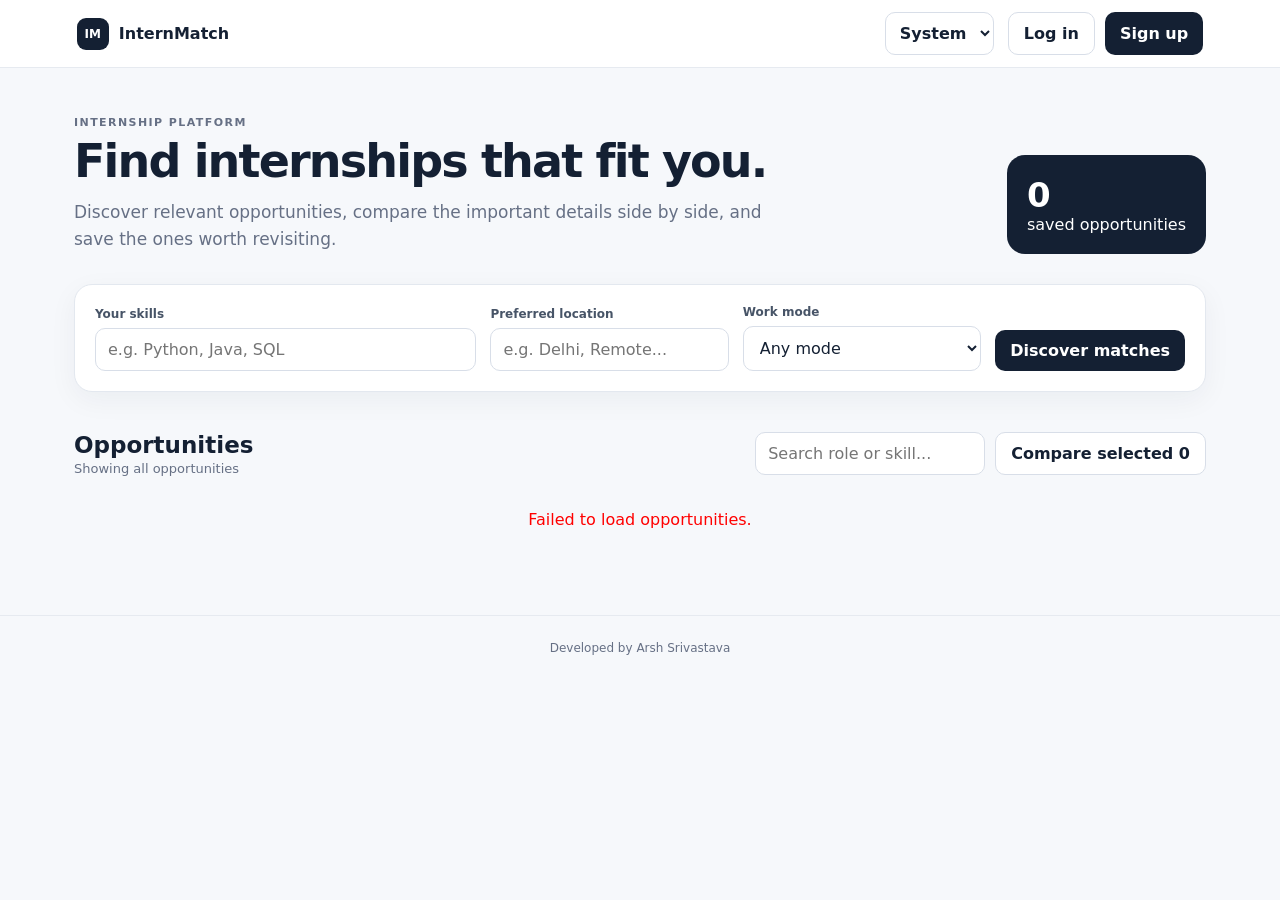
<file: index.html>
﻿<!doctype html>
<html lang="en">
<head>
  <meta charset="utf-8">
  <meta name="viewport" content="width=device-width, initial-scale=1">
  <title>InternMatch â€” Discover, Compare, Save</title>
  <link rel="stylesheet" href="styles.css">
  <script>
    function applyTheme(theme) {
      if (theme === 'dark' || (theme === 'system' && window.matchMedia('(prefers-color-scheme: dark)').matches)) {
        document.documentElement.classList.add('dark');
      } else {
        document.documentElement.classList.remove('dark');
      }
    }
    function changeTheme(theme) {
      localStorage.setItem('theme', theme);
      applyTheme(theme);
    }
    const savedTheme = localStorage.getItem('theme') || 'system';
    applyTheme(savedTheme);
    document.addEventListener('DOMContentLoaded', () => {
      const selects = document.querySelectorAll('.theme-select');
      selects.forEach(s => s.value = savedTheme);
    });
  </script>
</head>
<body>
  <header class="topbar">
    <div class="brand"><span class="brand-mark">IM</span><span>InternMatch</span></div>
    <div class="auth-buttons" style="display: flex; gap: 10px;"> <select class="theme-select secondary" onchange="changeTheme(this.value)" style="padding: 8px 12px; border-radius: 10px; font-weight: 750; cursor: pointer; outline: none; margin-right: 10px; border: 1px solid #d8dee8;">
      <option value="system">System</option>
      <option value="light">Light</option>
      <option value="dark">Dark</option>
    </select><button class="secondary" onclick="window.location.href='login.html'">Log in</button><button class="primary" onclick="window.location.href='signup.html'">Sign up</button></div>
  </header>

  <main class="shell">
    <section class="hero">
      <div>
        <p class="eyebrow">INTERNSHIP PLATFORM</p>
        <h1>Find internships that fit you.</h1>
        <p class="sub">Discover relevant opportunities, compare the important details side by side, and save the ones worth revisiting.</p>
      </div>
      <div class="hero-card">
        <div class="hero-number" id="savedCount">0</div>
        <div>saved opportunities</div>
      </div>
    </section>

    <section class="profile-panel">
      <div>
        <label for="skills">Your skills</label>
        <input id="skills" placeholder="e.g. Python, Java, SQL" maxlength="160">
      </div>
      <div>
        <label for="location">Preferred location</label>
        <input id="location" list="cities" placeholder="e.g. Delhi, Remote..."><datalist id="cities"><option value="Remote"><option value="Delhi"><option value="Bengaluru"><option value="Mumbai"><option value="Pune"><option value="Hyderabad"><option value="Chennai"><option value="Kolkata"></datalist>
      </div>
      <div>
        <label for="mode">Work mode</label>
        <select id="mode">
          <option value="">Any mode</option>
          <option>Remote</option>
          <option>Hybrid</option>
          <option>On-site</option>
        </select>
      </div>
      <button id="discoverBtn" class="primary">Discover matches</button>
    </section>

    <section class="toolbar">
      <div>
        <h2>Opportunities</h2>
        <p id="resultMeta">Showing all opportunities</p>
      </div>
      <div class="toolbar-actions">
        <input id="search" class="search" placeholder="Search role or skill..." maxlength="80">
        <button id="compareBtn" class="secondary">Compare selected <span id="compareCount">0</span></button>
      </div>
    </section>

    <div id="emptyState" class="empty hidden">
      <h3>No matching opportunities</h3>
      <p>Try removing a filter or using a broader skill.</p>
    </div>
    <section id="cards" class="grid" aria-live="polite"></section>

    <section id="comparePanel" class="compare-panel hidden">
      <div class="compare-head">
        <div>
          <p class="eyebrow">COMPARE</p>
          <h2>Side-by-side decision view</h2>
        </div>
        <button id="closeCompare" class="icon-btn" aria-label="Close comparison">Ã—</button>
      </div>
      <div id="compareTableWrap"></div>
    </section>

    
  </main>

  <footer>Developed by Arsh Srivastava</footer>
  <script src="app.js"></script>
</body>
</html>
</file>
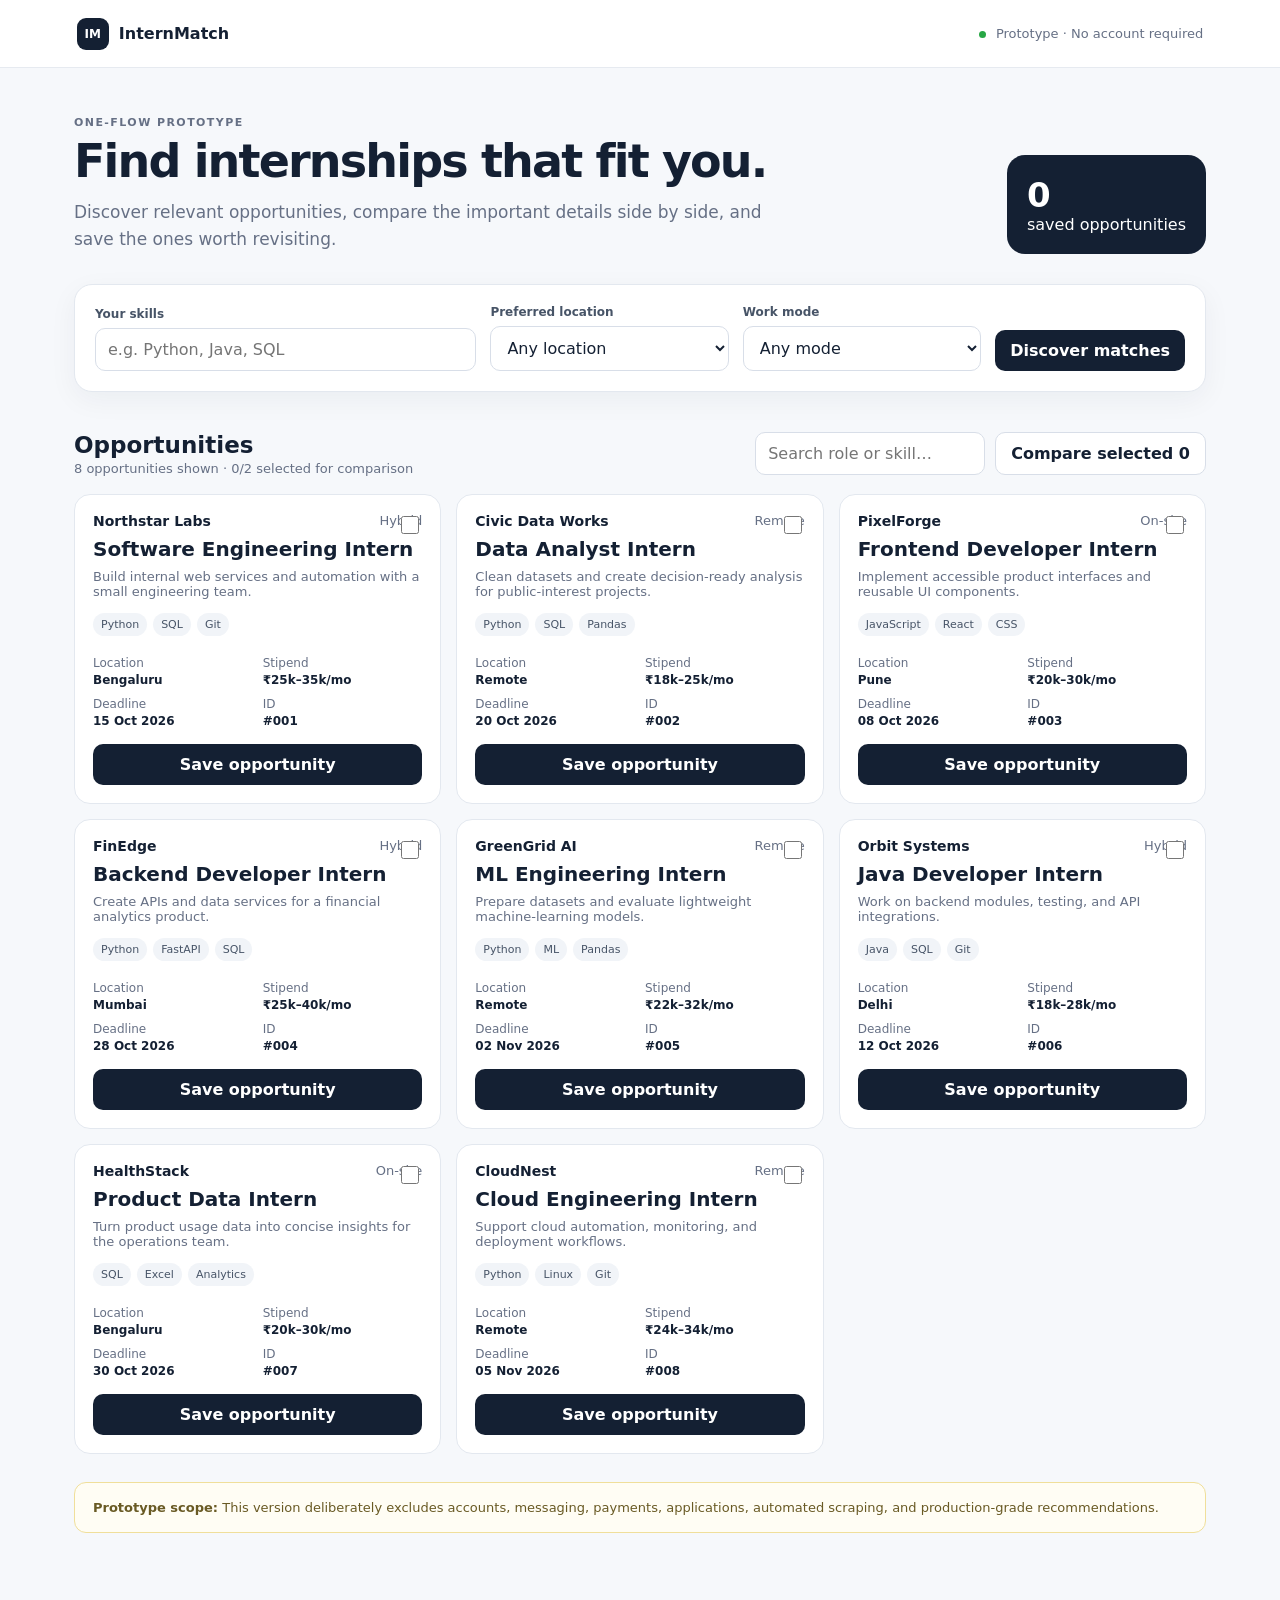
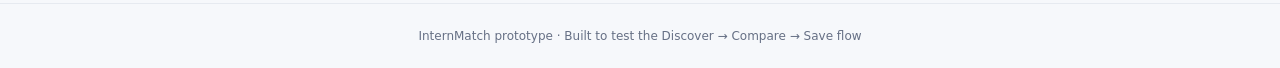
<file: prototype/index.html>
<!doctype html>
<html lang="en">
<head>
  <meta charset="utf-8">
  <meta name="viewport" content="width=device-width, initial-scale=1">
  <title>InternMatch — Discover, Compare, Save</title>
  <link rel="stylesheet" href="styles.css">
</head>
<body>
  <header class="topbar">
    <div class="brand"><span class="brand-mark">IM</span><span>InternMatch</span></div>
    <div class="status"><span class="dot"></span> Prototype · No account required</div>
  </header>

  <main class="shell">
    <section class="hero">
      <div>
        <p class="eyebrow">ONE-FLOW PROTOTYPE</p>
        <h1>Find internships that fit you.</h1>
        <p class="sub">Discover relevant opportunities, compare the important details side by side, and save the ones worth revisiting.</p>
      </div>
      <div class="hero-card">
        <div class="hero-number" id="savedCount">0</div>
        <div>saved opportunities</div>
      </div>
    </section>

    <section class="profile-panel">
      <div>
        <label for="skills">Your skills</label>
        <input id="skills" placeholder="e.g. Python, Java, SQL" maxlength="160">
      </div>
      <div>
        <label for="location">Preferred location</label>
        <select id="location">
          <option value="">Any location</option>
          <option>Remote</option>
          <option>Delhi</option>
          <option>Bengaluru</option>
          <option>Mumbai</option>
          <option>Pune</option>
        </select>
      </div>
      <div>
        <label for="mode">Work mode</label>
        <select id="mode">
          <option value="">Any mode</option>
          <option>Remote</option>
          <option>Hybrid</option>
          <option>On-site</option>
        </select>
      </div>
      <button id="discoverBtn" class="primary">Discover matches</button>
    </section>

    <section class="toolbar">
      <div>
        <h2>Opportunities</h2>
        <p id="resultMeta">Showing all prototype opportunities</p>
      </div>
      <div class="toolbar-actions">
        <input id="search" class="search" placeholder="Search role or skill…" maxlength="80">
        <button id="compareBtn" class="secondary">Compare selected <span id="compareCount">0</span></button>
      </div>
    </section>

    <div id="emptyState" class="empty hidden">
      <h3>No matching opportunities</h3>
      <p>Try removing a filter or using a broader skill.</p>
    </div>
    <section id="cards" class="grid" aria-live="polite"></section>

    <section id="comparePanel" class="compare-panel hidden">
      <div class="compare-head">
        <div>
          <p class="eyebrow">COMPARE</p>
          <h2>Side-by-side decision view</h2>
        </div>
        <button id="closeCompare" class="icon-btn" aria-label="Close comparison">×</button>
      </div>
      <div id="compareTableWrap"></div>
    </section>

    <section class="scope-note">
      <strong>Prototype scope:</strong> This version deliberately excludes accounts, messaging, payments, applications, automated scraping, and production-grade recommendations.
    </section>
  </main>

  <footer>InternMatch prototype · Built to test the Discover → Compare → Save flow</footer>
  <script src="app.js"></script>
</body>
</html>
</file>
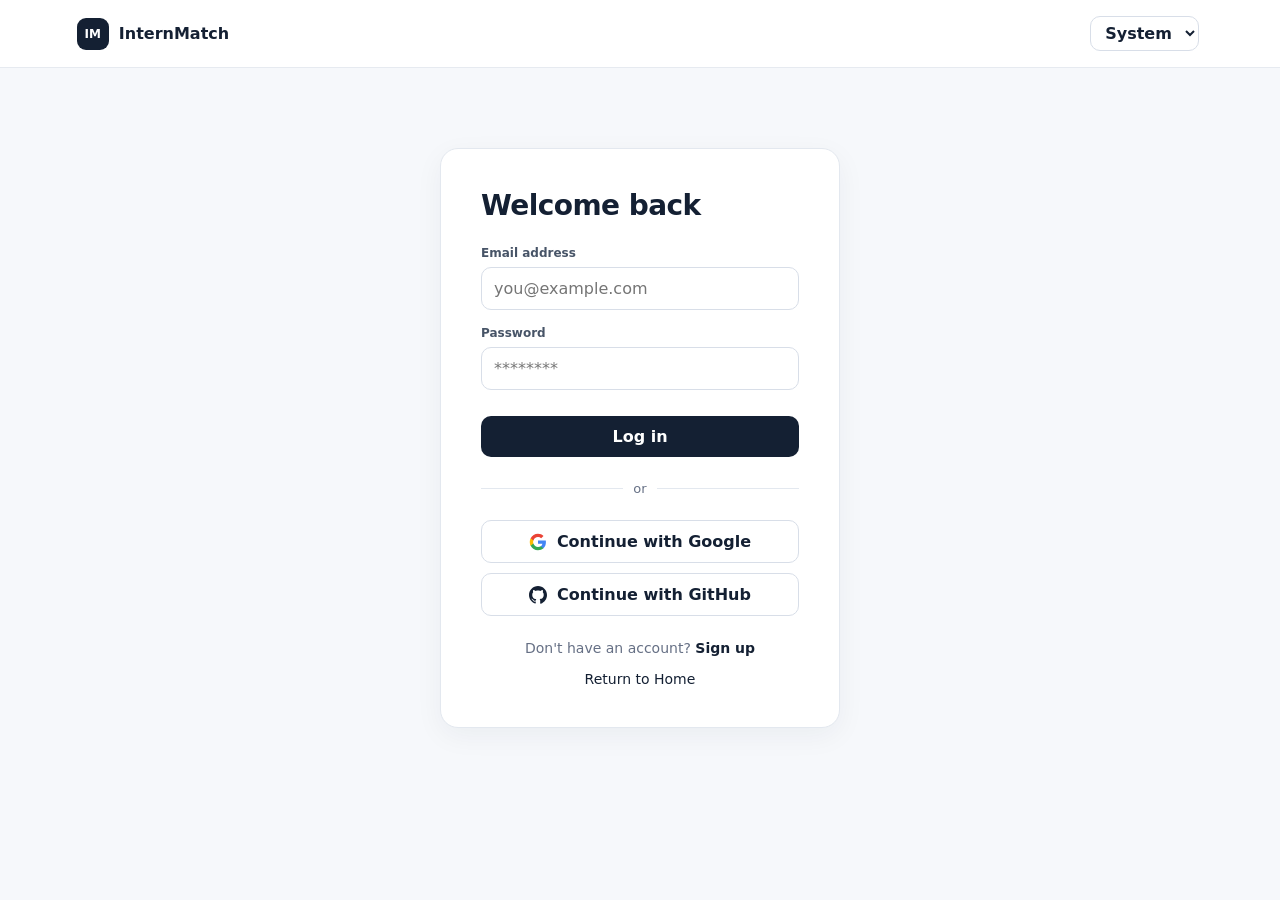
<file: login.html>
﻿<!doctype html>
<html lang="en">
<head>
  <meta charset="utf-8">
  <meta name="viewport" content="width=device-width, initial-scale=1">
  <title>Login - InternMatch</title>
  <link rel="stylesheet" href="styles.css">
  <style>
    .auth-container {
      max-width: 400px;
      margin: 80px auto;
      background: #fff;
      padding: 40px;
      border-radius: 18px;
      box-shadow: 0 8px 28px rgba(20,32,51,.05);
      border: 1px solid #e3e8ef;
    }
    .auth-container h1 {
      margin-top: 0;
      font-size: 28px;
      margin-bottom: 24px;
      letter-spacing: -0.02em;
    }
    .auth-container .form-group {
      margin-bottom: 16px;
    }
    .auth-container button {
      width: 100%;
      margin-top: 10px;
    }
    .divider {
      display: flex;
      align-items: center;
      text-align: center;
      margin: 24px 0;
      color: #667085;
      font-size: 13px;
    }
    .divider::before, .divider::after {
      content: '';
      flex: 1;
      border-bottom: 1px solid #e3e8ef;
    }
    .divider::before {
      margin-right: 10px;
    }
    .divider::after {
      margin-left: 10px;
    }
    .social-btn {
      width: 100%;
      background: #fff;
      border: 1px solid #d8dee8;
      color: #142033;
      padding: 11px 15px;
      border-radius: 10px;
      font-weight: 750;
      cursor: pointer;
      margin-bottom: 10px;
      display: flex;
      align-items: center;
      justify-content: center;
      gap: 10px;
    }
    .social-btn:hover {
      background: #f6f8fb;
    }
    .footer-text {
      margin-top: 24px;
      text-align: center;
      color: #667085;
      font-size: 14px;
    }
    .footer-text a {
      color: #142033;
      font-weight: 700;
      text-decoration: none;
    }
    .footer-text a:hover {
      text-decoration: underline;
    }
    .error-box {
      display: none;
      color: #d92d20;
      background: #fef3f2;
      border: 1px solid #fecdca;
      padding: 12px;
      border-radius: 8px;
      font-size: 13px;
      margin-bottom: 16px;
    }
  </style>
  <script>
    function applyTheme(theme) {
      if (theme === 'dark' || (theme === 'system' && window.matchMedia('(prefers-color-scheme: dark)').matches)) {
        document.documentElement.classList.add('dark');
      } else {
        document.documentElement.classList.remove('dark');
      }
    }
    function changeTheme(theme) {
      localStorage.setItem('theme', theme);
      applyTheme(theme);
    }
    const savedTheme = localStorage.getItem('theme') || 'system';
    applyTheme(savedTheme);
    document.addEventListener('DOMContentLoaded', () => {
      const selects = document.querySelectorAll('.theme-select');
      selects.forEach(s => s.value = savedTheme);
    });
  </script>
</head>
<body>
  <header class="topbar">
    <div class="brand"><span class="brand-mark">IM</span><span>InternMatch</span></div>
    <select class="theme-select secondary" onchange="changeTheme(this.value)" style="padding: 8px 12px; border-radius: 10px; font-weight: 750; cursor: pointer; outline: none; margin-right: 10px; border: 1px solid #d8dee8;">
      <option value="system">System</option>
      <option value="light">Light</option>
      <option value="dark">Dark</option>
    </select>
  </header>

  <div class="auth-container">
    <h1>Welcome back</h1>
    
    <div id="error-message" class="error-box">
      We couldn't find an account matching that email and password. Please sign up first.
    </div>
    
    <div class="form-group">
      <label for="email">Email address</label>
      <input type="email" id="email" placeholder="you@example.com">
    </div>
    <div class="form-group">
      <label for="password">Password</label>
      <input type="password" id="password" placeholder="********">
    </div>
    <button class="primary" onclick="handleLogin(event)">Log in</button>
    
    <div class="divider">or</div>
    
    <button class="social-btn" onclick="window.location.href='index.html'">
      <svg width="18" height="18" viewBox="0 0 24 24" fill="none" xmlns="http://www.w3.org/2000/svg">
        <path d="M22.56 12.25c0-.78-.07-1.53-.2-2.25H12v4.26h5.92c-.26 1.37-1.04 2.53-2.21 3.31v2.77h3.57c2.08-1.92 3.28-4.74 3.28-8.09z" fill="#4285F4"/>
        <path d="M12 23c2.97 0 5.46-.98 7.28-2.66l-3.57-2.77c-.98.66-2.23 1.06-3.71 1.06-2.86 0-5.29-1.93-6.16-4.53H2.18v2.84C3.99 20.53 7.7 23 12 23z" fill="#34A853"/>
        <path d="M5.84 14.09c-.22-.66-.35-1.36-.35-2.09s.13-1.43.35-2.09V7.07H2.18C1.43 8.55 1 10.22 1 12s.43 3.45 1.18 4.93l2.85-2.22.81-.62z" fill="#FBBC05"/>
        <path d="M12 5.38c1.62 0 3.06.56 4.21 1.64l3.15-3.15C17.45 2.09 14.97 1 12 1 7.7 1 3.99 3.47 2.18 7.07l3.66 2.84c.87-2.6 3.3-4.53 6.16-4.53z" fill="#EA4335"/>
      </svg>
      Continue with Google
    </button>
    <button class="social-btn" onclick="window.location.href='index.html'">
      <svg width="18" height="18" viewBox="0 0 24 24" fill="currentColor" xmlns="http://www.w3.org/2000/svg">
        <path fill-rule="evenodd" clip-rule="evenodd" d="M12 0C5.37 0 0 5.37 0 12c0 5.3 3.438 9.8 8.205 11.385.6.11.82-.26.82-.577 0-.285-.01-1.04-.015-2.04-3.338.724-4.042-1.61-4.042-1.61C4.422 18.07 3.633 17.7 3.633 17.7c-1.087-.744.084-.729.084-.729 1.205.084 1.838 1.236 1.838 1.236 1.07 1.835 2.809 1.305 3.495.998.108-.776.417-1.305.76-1.605-2.665-.3-5.466-1.332-5.466-5.93 0-1.31.465-2.38 1.235-3.22-.135-.303-.54-1.523.105-3.176 0 0 1.005-.322 3.3 1.23.96-.267 1.98-.399 3-.405 1.02.006 2.04.138 3 .405 2.28-1.552 3.285-1.23 3.285-1.23.645 1.653.24 2.873.12 3.176.765.84 1.23 1.91 1.23 3.22 0 4.61-2.805 5.625-5.475 5.92.42.36.81 1.096.81 2.22 0 1.606-.015 2.896-.015 3.286 0 .315.21.69.825.57C20.565 21.795 24 17.295 24 12c0-6.63-5.37-12-12-12z" />
      </svg>
      Continue with GitHub
    </button>
    
    <div class="footer-text">
      Don't have an account? <a href="signup.html">Sign up</a><br>
      <a href="index.html" style="font-weight: normal; margin-top: 15px; display: inline-block;">Return to Home</a>
    </div>
  </div>

  <script>
    function handleLogin(e) {
      e.preventDefault();
      
      const email = document.getElementById('email').value;
      const password = document.getElementById('password').value;
      
      if (!email || !password) {
        document.getElementById('error-message').innerText = "Please enter both email and password.";
        document.getElementById('error-message').style.display = 'block';
        return;
      }
      
      // Simulate checking a database where no accounts exist
      document.getElementById('error-message').innerText = "We couldn't find an account matching that email and password. Please sign up first.";
      document.getElementById('error-message').style.display = 'block';
    }
  </script>
</body>
</html>
</file>
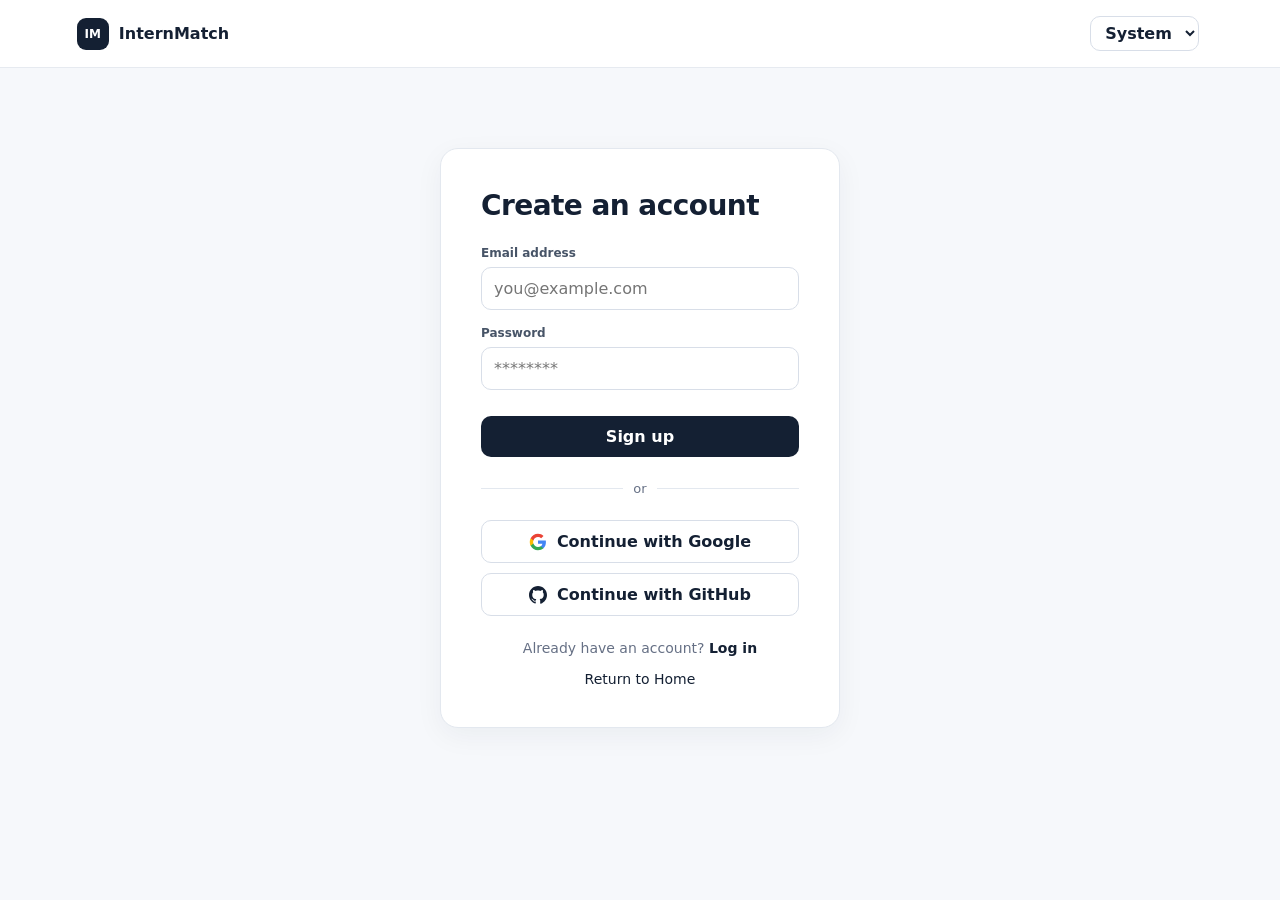
<file: signup.html>
﻿<!doctype html>
<html lang="en">
<head>
  <meta charset="utf-8">
  <meta name="viewport" content="width=device-width, initial-scale=1">
  <title>Sign Up - InternMatch</title>
  <link rel="stylesheet" href="styles.css">
  <style>
    .auth-container {
      max-width: 400px;
      margin: 80px auto;
      background: #fff;
      padding: 40px;
      border-radius: 18px;
      box-shadow: 0 8px 28px rgba(20,32,51,.05);
      border: 1px solid #e3e8ef;
    }
    .auth-container h1 {
      margin-top: 0;
      font-size: 28px;
      margin-bottom: 24px;
      letter-spacing: -0.02em;
    }
    .auth-container .form-group {
      margin-bottom: 16px;
    }
    .auth-container button {
      width: 100%;
      margin-top: 10px;
    }
    .divider {
      display: flex;
      align-items: center;
      text-align: center;
      margin: 24px 0;
      color: #667085;
      font-size: 13px;
    }
    .divider::before, .divider::after {
      content: '';
      flex: 1;
      border-bottom: 1px solid #e3e8ef;
    }
    .divider::before {
      margin-right: 10px;
    }
    .divider::after {
      margin-left: 10px;
    }
    .social-btn {
      width: 100%;
      background: #fff;
      border: 1px solid #d8dee8;
      color: #142033;
      padding: 11px 15px;
      border-radius: 10px;
      font-weight: 750;
      cursor: pointer;
      margin-bottom: 10px;
      display: flex;
      align-items: center;
      justify-content: center;
      gap: 10px;
    }
    .social-btn:hover {
      background: #f6f8fb;
    }
    .footer-text {
      margin-top: 24px;
      text-align: center;
      color: #667085;
      font-size: 14px;
    }
    .footer-text a {
      color: #142033;
      font-weight: 700;
      text-decoration: none;
    }
    .footer-text a:hover {
      text-decoration: underline;
    }
  </style>
  <script>
    function applyTheme(theme) {
      if (theme === 'dark' || (theme === 'system' && window.matchMedia('(prefers-color-scheme: dark)').matches)) {
        document.documentElement.classList.add('dark');
      } else {
        document.documentElement.classList.remove('dark');
      }
    }
    function changeTheme(theme) {
      localStorage.setItem('theme', theme);
      applyTheme(theme);
    }
    const savedTheme = localStorage.getItem('theme') || 'system';
    applyTheme(savedTheme);
    document.addEventListener('DOMContentLoaded', () => {
      const selects = document.querySelectorAll('.theme-select');
      selects.forEach(s => s.value = savedTheme);
    });
  </script>
</head>
<body>
  <header class="topbar">
    <div class="brand"><span class="brand-mark">IM</span><span>InternMatch</span></div>
    <select class="theme-select secondary" onchange="changeTheme(this.value)" style="padding: 8px 12px; border-radius: 10px; font-weight: 750; cursor: pointer; outline: none; margin-right: 10px; border: 1px solid #d8dee8;">
      <option value="system">System</option>
      <option value="light">Light</option>
      <option value="dark">Dark</option>
    </select>
  </header>

  <div class="auth-container">
    <h1>Create an account</h1>
    
    <div class="form-group">
      <label for="email">Email address</label>
      <input type="email" id="email" placeholder="you@example.com">
    </div>
    <div class="form-group">
      <label for="password">Password</label>
      <input type="password" id="password" placeholder="********">
    </div>
    <button class="primary" onclick="window.location.href='index.html'">Sign up</button>
    
    <div class="divider">or</div>
    
    <button class="social-btn" onclick="window.location.href='index.html'">
      <svg width="18" height="18" viewBox="0 0 24 24" fill="none" xmlns="http://www.w3.org/2000/svg">
        <path d="M22.56 12.25c0-.78-.07-1.53-.2-2.25H12v4.26h5.92c-.26 1.37-1.04 2.53-2.21 3.31v2.77h3.57c2.08-1.92 3.28-4.74 3.28-8.09z" fill="#4285F4"/>
        <path d="M12 23c2.97 0 5.46-.98 7.28-2.66l-3.57-2.77c-.98.66-2.23 1.06-3.71 1.06-2.86 0-5.29-1.93-6.16-4.53H2.18v2.84C3.99 20.53 7.7 23 12 23z" fill="#34A853"/>
        <path d="M5.84 14.09c-.22-.66-.35-1.36-.35-2.09s.13-1.43.35-2.09V7.07H2.18C1.43 8.55 1 10.22 1 12s.43 3.45 1.18 4.93l2.85-2.22.81-.62z" fill="#FBBC05"/>
        <path d="M12 5.38c1.62 0 3.06.56 4.21 1.64l3.15-3.15C17.45 2.09 14.97 1 12 1 7.7 1 3.99 3.47 2.18 7.07l3.66 2.84c.87-2.6 3.3-4.53 6.16-4.53z" fill="#EA4335"/>
      </svg>
      Continue with Google
    </button>
    <button class="social-btn" onclick="window.location.href='index.html'">
      <svg width="18" height="18" viewBox="0 0 24 24" fill="currentColor" xmlns="http://www.w3.org/2000/svg">
        <path fill-rule="evenodd" clip-rule="evenodd" d="M12 0C5.37 0 0 5.37 0 12c0 5.3 3.438 9.8 8.205 11.385.6.11.82-.26.82-.577 0-.285-.01-1.04-.015-2.04-3.338.724-4.042-1.61-4.042-1.61C4.422 18.07 3.633 17.7 3.633 17.7c-1.087-.744.084-.729.084-.729 1.205.084 1.838 1.236 1.838 1.236 1.07 1.835 2.809 1.305 3.495.998.108-.776.417-1.305.76-1.605-2.665-.3-5.466-1.332-5.466-5.93 0-1.31.465-2.38 1.235-3.22-.135-.303-.54-1.523.105-3.176 0 0 1.005-.322 3.3 1.23.96-.267 1.98-.399 3-.405 1.02.006 2.04.138 3 .405 2.28-1.552 3.285-1.23 3.285-1.23.645 1.653.24 2.873.12 3.176.765.84 1.23 1.91 1.23 3.22 0 4.61-2.805 5.625-5.475 5.92.42.36.81 1.096.81 2.22 0 1.606-.015 2.896-.015 3.286 0 .315.21.69.825.57C20.565 21.795 24 17.295 24 12c0-6.63-5.37-12-12-12z" />
      </svg>
      Continue with GitHub
    </button>
    
    <div class="footer-text">
      Already have an account? <a href="login.html">Log in</a><br>
      <a href="index.html" style="font-weight: normal; margin-top: 15px; display: inline-block;">Return to Home</a>
    </div>
  </div>
</body>
</html>
</file>
<file: styles.css>
*{box-sizing:border-box}body{margin:0;font-family:Inter,ui-sans-serif,system-ui,-apple-system,Segoe UI,sans-serif;background:#f6f8fb;color:#142033}button,input,select{font:inherit}.topbar{height:68px;background:#fff;border-bottom:1px solid #e6eaf0;display:flex;align-items:center;justify-content:space-between;padding:0 6vw;position:sticky;top:0;z-index:10}.brand{font-weight:800;display:flex;gap:10px;align-items:center}.brand-mark{display:grid;place-items:center;width:32px;height:32px;border-radius:9px;background:#142033;color:white;font-size:12px}.status{font-size:13px;color:#667085}.dot{display:inline-block;width:7px;height:7px;border-radius:50%;background:#28a745;margin-right:6px}.shell{max-width:1180px;margin:auto;padding:48px 24px 70px}.hero{display:flex;justify-content:space-between;gap:30px;align-items:flex-end;margin-bottom:30px}.eyebrow{font-size:11px;font-weight:800;letter-spacing:.13em;color:#667085;margin:0 0 8px}.hero h1{font-size:46px;line-height:1.05;margin:0 0 14px;letter-spacing:-.04em}.sub{max-width:690px;color:#667085;font-size:17px;line-height:1.6;margin:0}.hero-card{min-width:175px;background:#142033;color:#fff;border-radius:18px;padding:20px}.hero-number{font-size:34px;font-weight:800}.profile-panel{background:#fff;border:1px solid #e3e8ef;border-radius:18px;padding:20px;display:grid;grid-template-columns:1.6fr 1fr 1fr auto;gap:14px;align-items:end;box-shadow:0 8px 28px rgba(20,32,51,.05)}label{display:block;font-size:12px;font-weight:750;color:#475467;margin:0 0 7px}input,select{width:100%;border:1px solid #d8dee8;border-radius:10px;padding:11px 12px;background:#fff;color:#142033;outline:none}input:focus,select:focus{border-color:#667eea;box-shadow:0 0 0 3px rgba(102,126,234,.1)}button{border:0;border-radius:10px;padding:11px 15px;cursor:pointer;font-weight:750}.primary{background:#142033;color:#fff}.secondary{background:#fff;border:1px solid #d8dee8;color:#142033}.toolbar{display:flex;justify-content:space-between;align-items:center;gap:20px;margin:40px 0 18px}.toolbar h2{margin:0 0 3px;font-size:23px}.toolbar p{margin:0;color:#667085;font-size:13px}.toolbar-actions{display:flex;gap:10px}.search{width:230px}.grid{display:grid;grid-template-columns:repeat(3,1fr);gap:15px}.card{background:#fff;border:1px solid #e3e8ef;border-radius:16px;padding:18px;position:relative;min-height:250px;display:flex;flex-direction:column}.card-top{display:flex;justify-content:space-between;gap:10px}.company{font-weight:800;font-size:14px}.role{font-size:20px;font-weight:800;margin:8px 0}.muted{color:#667085;font-size:13px}.tags{display:flex;flex-wrap:wrap;gap:6px;margin:14px 0}.tag{background:#f1f4f8;border-radius:999px;padding:5px 8px;font-size:11px;color:#475467}.details{display:grid;grid-template-columns:1fr 1fr;gap:10px;margin:6px 0 16px}.detail{font-size:12px;color:#667085}.detail strong{display:block;color:#142033;margin-top:3px}.card-actions{margin-top:auto;display:flex;gap:8px}.save{flex:1;background:#142033;color:#fff}.save.saved{background:#e8eefc;color:#344054}.check{position:absolute;top:18px;right:18px;width:18px;height:18px}.empty{background:#fff;border:1px dashed #cfd6e1;padding:45px;text-align:center;border-radius:16px}.hidden{display:none!important}.compare-panel{margin-top:30px;background:#fff;border:1px solid #dfe5ed;border-radius:18px;padding:22px;box-shadow:0 12px 30px rgba(20,32,51,.08)}.compare-head{display:flex;justify-content:space-between;align-items:flex-start;margin-bottom:18px}.compare-head h2{margin:0}.icon-btn{background:#f1f4f8;font-size:24px;padding:3px 10px}.compare-table{width:100%;border-collapse:collapse}.compare-table th,.compare-table td{padding:13px;border-bottom:1px solid #edf0f4;text-align:left;font-size:13px;vertical-align:top}.compare-table th{width:18%;color:#667085;font-weight:650}.scope-note{margin-top:28px;padding:15px 18px;background:#fffdf4;border:1px solid #f0df9a;border-radius:12px;color:#695a24;font-size:13px;line-height:1.5}footer{text-align:center;border-top:1px solid #e6eaf0;padding:25px;color:#667085;font-size:12px}@media(max-width:900px){.profile-panel{grid-template-columns:1fr 1fr}.grid{grid-template-columns:1fr 1fr}.hero{align-items:flex-start;flex-direction:column}}@media(max-width:600px){.topbar{padding:0 18px}.status{display:none}.shell{padding:30px 16px}.hero h1{font-size:36px}.profile-panel,.grid{grid-template-columns:1fr}.toolbar{align-items:stretch;flex-direction:column}.toolbar-actions{flex-direction:column}.search{width:100%}}
html.dark body { background: #111827; color: #e5e7eb; }
html.dark .topbar, html.dark .profile-panel, html.dark .card, html.dark .compare-panel, html.dark .empty, html.dark .auth-container { background: #1f2937; border-color: #374151; }
html.dark input, html.dark select { background: #374151; color: #f3f4f6; border-color: #4b5563; }
html.dark button.secondary, html.dark .social-btn { background: #374151; color: #e5e7eb; border-color: #4b5563; }
html.dark button.primary { background: #3b82f6; color: #fff; }
html.dark .tag { background: #374151; color: #d1d5db; }
html.dark .detail strong, html.dark label { color: #f3f4f6; }
html.dark .muted, html.dark .detail { color: #9ca3af; }
html.dark .brand-mark { background: #e5e7eb; color: #111827; }
html.dark footer { border-top-color: #374151; color: #9ca3af; }
html.dark .save.saved { background: #374151; color: #9ca3af; }
html.dark .scope-note, html.dark .error-box { background: #374151; border-color: #4b5563; color: #e5e7eb; }
html.dark th, html.dark td { border-bottom-color: #374151; color: #e5e7eb; }
.theme-select { width: auto !important; padding: 6px 10px !important; margin-right: 4px !important; } .auth-buttons button { white-space: nowrap; }
.card-top { padding-right: 30px; }
</file>
<file: prototype/styles.css>
*{box-sizing:border-box}body{margin:0;font-family:Inter,ui-sans-serif,system-ui,-apple-system,Segoe UI,sans-serif;background:#f6f8fb;color:#142033}button,input,select{font:inherit}.topbar{height:68px;background:#fff;border-bottom:1px solid #e6eaf0;display:flex;align-items:center;justify-content:space-between;padding:0 6vw;position:sticky;top:0;z-index:10}.brand{font-weight:800;display:flex;gap:10px;align-items:center}.brand-mark{display:grid;place-items:center;width:32px;height:32px;border-radius:9px;background:#142033;color:white;font-size:12px}.status{font-size:13px;color:#667085}.dot{display:inline-block;width:7px;height:7px;border-radius:50%;background:#28a745;margin-right:6px}.shell{max-width:1180px;margin:auto;padding:48px 24px 70px}.hero{display:flex;justify-content:space-between;gap:30px;align-items:flex-end;margin-bottom:30px}.eyebrow{font-size:11px;font-weight:800;letter-spacing:.13em;color:#667085;margin:0 0 8px}.hero h1{font-size:46px;line-height:1.05;margin:0 0 14px;letter-spacing:-.04em}.sub{max-width:690px;color:#667085;font-size:17px;line-height:1.6;margin:0}.hero-card{min-width:175px;background:#142033;color:#fff;border-radius:18px;padding:20px}.hero-number{font-size:34px;font-weight:800}.profile-panel{background:#fff;border:1px solid #e3e8ef;border-radius:18px;padding:20px;display:grid;grid-template-columns:1.6fr 1fr 1fr auto;gap:14px;align-items:end;box-shadow:0 8px 28px rgba(20,32,51,.05)}label{display:block;font-size:12px;font-weight:750;color:#475467;margin:0 0 7px}input,select{width:100%;border:1px solid #d8dee8;border-radius:10px;padding:11px 12px;background:#fff;color:#142033;outline:none}input:focus,select:focus{border-color:#667eea;box-shadow:0 0 0 3px rgba(102,126,234,.1)}button{border:0;border-radius:10px;padding:11px 15px;cursor:pointer;font-weight:750}.primary{background:#142033;color:#fff}.secondary{background:#fff;border:1px solid #d8dee8;color:#142033}.toolbar{display:flex;justify-content:space-between;align-items:center;gap:20px;margin:40px 0 18px}.toolbar h2{margin:0 0 3px;font-size:23px}.toolbar p{margin:0;color:#667085;font-size:13px}.toolbar-actions{display:flex;gap:10px}.search{width:230px}.grid{display:grid;grid-template-columns:repeat(3,1fr);gap:15px}.card{background:#fff;border:1px solid #e3e8ef;border-radius:16px;padding:18px;position:relative;min-height:250px;display:flex;flex-direction:column}.card-top{display:flex;justify-content:space-between;gap:10px}.company{font-weight:800;font-size:14px}.role{font-size:20px;font-weight:800;margin:8px 0}.muted{color:#667085;font-size:13px}.tags{display:flex;flex-wrap:wrap;gap:6px;margin:14px 0}.tag{background:#f1f4f8;border-radius:999px;padding:5px 8px;font-size:11px;color:#475467}.details{display:grid;grid-template-columns:1fr 1fr;gap:10px;margin:6px 0 16px}.detail{font-size:12px;color:#667085}.detail strong{display:block;color:#142033;margin-top:3px}.card-actions{margin-top:auto;display:flex;gap:8px}.save{flex:1;background:#142033;color:#fff}.save.saved{background:#e8eefc;color:#344054}.check{position:absolute;top:18px;right:18px;width:18px;height:18px}.empty{background:#fff;border:1px dashed #cfd6e1;padding:45px;text-align:center;border-radius:16px}.hidden{display:none!important}.compare-panel{margin-top:30px;background:#fff;border:1px solid #dfe5ed;border-radius:18px;padding:22px;box-shadow:0 12px 30px rgba(20,32,51,.08)}.compare-head{display:flex;justify-content:space-between;align-items:flex-start;margin-bottom:18px}.compare-head h2{margin:0}.icon-btn{background:#f1f4f8;font-size:24px;padding:3px 10px}.compare-table{width:100%;border-collapse:collapse}.compare-table th,.compare-table td{padding:13px;border-bottom:1px solid #edf0f4;text-align:left;font-size:13px;vertical-align:top}.compare-table th{width:18%;color:#667085;font-weight:650}.scope-note{margin-top:28px;padding:15px 18px;background:#fffdf4;border:1px solid #f0df9a;border-radius:12px;color:#695a24;font-size:13px;line-height:1.5}footer{text-align:center;border-top:1px solid #e6eaf0;padding:25px;color:#667085;font-size:12px}@media(max-width:900px){.profile-panel{grid-template-columns:1fr 1fr}.grid{grid-template-columns:1fr 1fr}.hero{align-items:flex-start;flex-direction:column}}@media(max-width:600px){.topbar{padding:0 18px}.status{display:none}.shell{padding:30px 16px}.hero h1{font-size:36px}.profile-panel,.grid{grid-template-columns:1fr}.toolbar{align-items:stretch;flex-direction:column}.toolbar-actions{flex-direction:column}.search{width:100%}}
</file>
